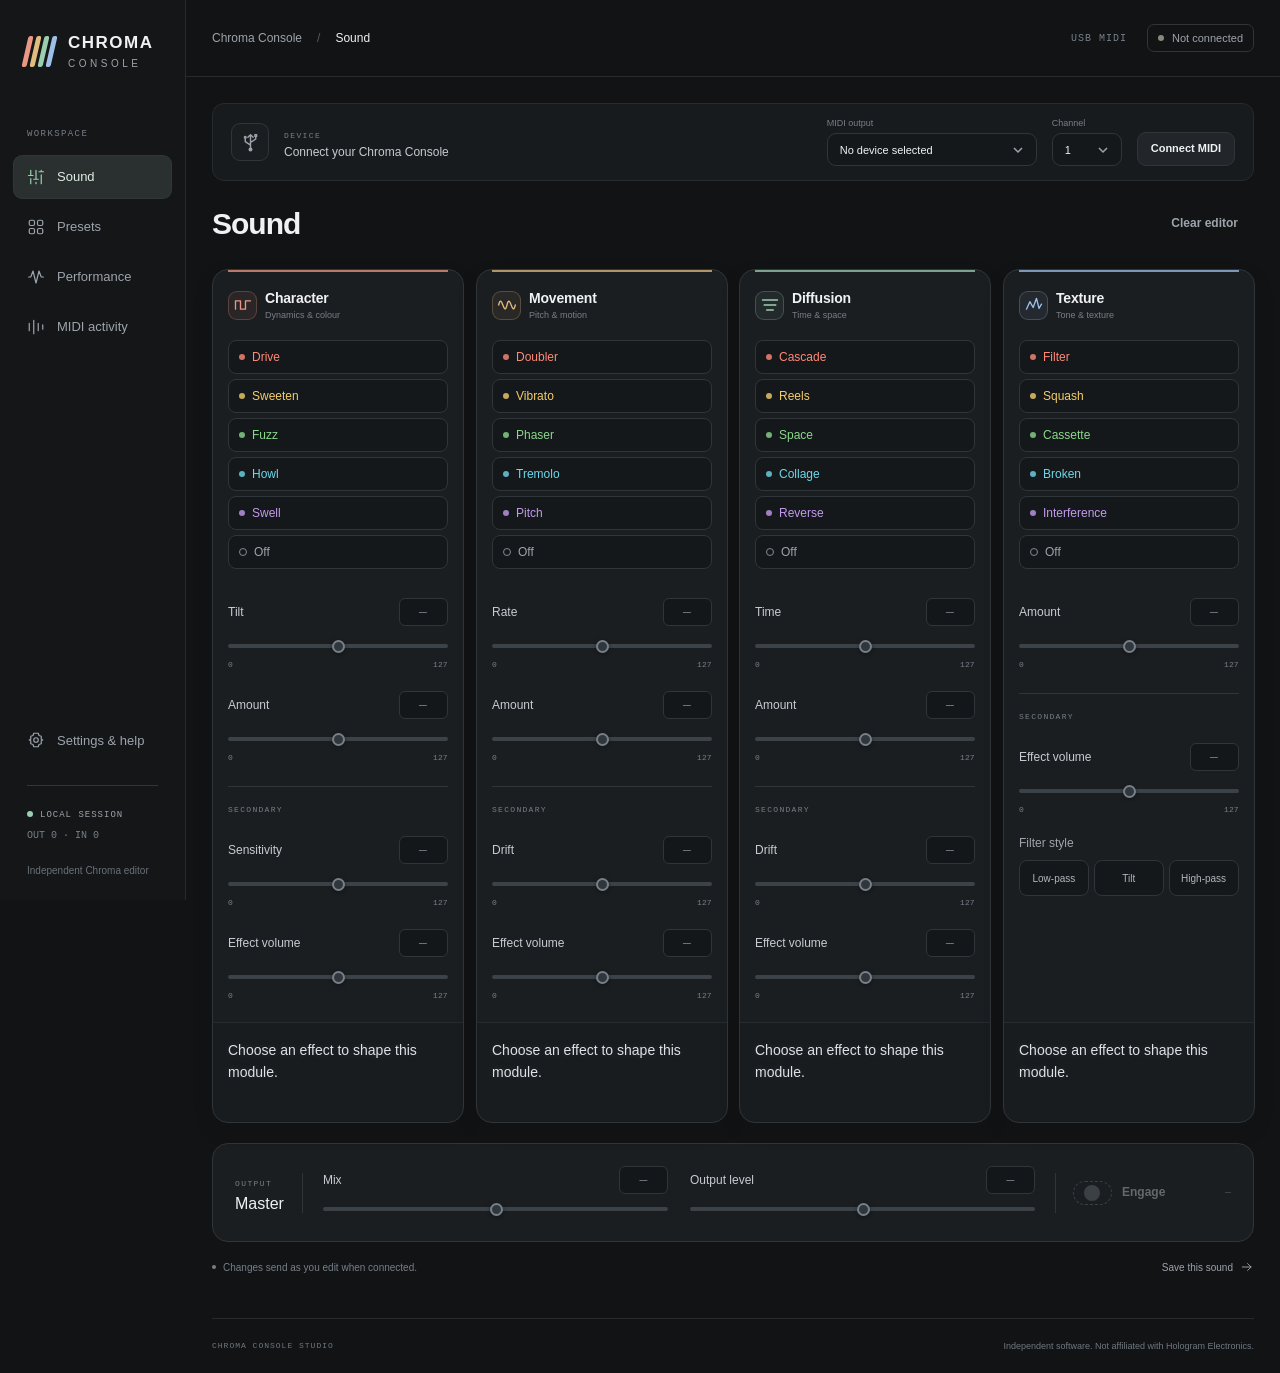
<file: index.html>
<!doctype html>
<html lang="en">
<head>
  <meta charset="utf-8"><meta name="viewport" content="width=device-width, initial-scale=1">
  <meta name="theme-color" content="#111315"><title>Chroma Console · Studio</title>
  <link rel="icon" href="data:image/svg+xml,%3Csvg xmlns='http://www.w3.org/2000/svg' viewBox='0 0 64 64'%3E%3Crect width='64' height='64' rx='16' fill='%23111315'/%3E%3Cpath d='M12 19v26' stroke='%23ed8b78' stroke-width='7'/%3E%3Cpath d='M25 19v26' stroke='%23e4bb72' stroke-width='7'/%3E%3Cpath d='M38 19v26' stroke='%238ec7aa' stroke-width='7'/%3E%3Cpath d='M51 19v26' stroke='%2399b9e4' stroke-width='7'/%3E%3C/svg%3E">
  <link rel="stylesheet" href="style.css"><script type="module" src="app.mjs"></script>
</head>
<body>
<svg class="svg-defs" aria-hidden="true" xmlns="http://www.w3.org/2000/svg"><defs>
  <symbol id="icon-sliders" viewBox="0 0 24 24"><path d="M5 3v7m0 4v7M12 3v12m0 4v2M19 3v2m0 4v12M2 10h6m1 5h6m1-10h6"/></symbol>
  <symbol id="icon-grid" viewBox="0 0 24 24"><rect x="3" y="3" width="7" height="7" rx="2"/><rect x="14" y="3" width="7" height="7" rx="2"/><rect x="3" y="14" width="7" height="7" rx="2"/><rect x="14" y="14" width="7" height="7" rx="2"/></symbol>
  <symbol id="icon-wave" viewBox="0 0 24 24"><path d="M2 12h3l3-8 4 16 4-16 3 8h3"/></symbol>
  <symbol id="icon-activity" viewBox="0 0 24 24"><path d="M3 17V7m6 14V3m6 14V7m6 8V9"/></symbol>
  <symbol id="icon-settings" viewBox="0 0 24 24"><path d="m9 3-1 3-3 1v4l-2 1 2 1v4l3 1 1 3h6l1-3 3-1v-4l2-1-2-1V7l-3-1-1-3Z"/><circle cx="12" cy="12" r="3"/></symbol>
  <symbol id="icon-arrow" viewBox="0 0 24 24"><path d="M4 12h15m-6-6 6 6-6 6"/></symbol>
  <symbol id="icon-usb" viewBox="0 0 24 24"><path d="M12 20V3m-3 3 3-3 3 3M12 15l-6-4V7m6 5 6-4V5"/><circle cx="12" cy="20" r="1.5"/><circle cx="6" cy="6" r="1"/><path d="M17 3h2v2h-2z"/></symbol>
  <symbol id="icon-clock" viewBox="0 0 24 24"><circle cx="12" cy="12" r="9"/><path d="M12 6v6l4 2"/></symbol>
  <symbol id="icon-plus" viewBox="0 0 24 24"><path d="M12 5v14M5 12h14"/></symbol>
</defs></svg>
<a class="skip-link" href="#main">Skip to controls</a>
<div class="app-shell">
  <aside class="sidebar">
    <a class="brand" href="#editor" aria-label="Chroma Console home"><span class="brandmark" aria-hidden="true"><i></i><i></i><i></i><i></i></span><span>CHROMA<small>CONSOLE</small></span></a>
    <div class="sidebar-section-label">WORKSPACE</div>
    <nav class="workspace-nav" aria-label="Editor sections">
      <a class="active" href="#editor" aria-label="Sound" aria-current="page"><svg aria-hidden="true"><use href="#icon-sliders"/></svg><span>Sound</span></a>
      <a href="#presets" aria-label="Presets"><svg aria-hidden="true"><use href="#icon-grid"/></svg><span>Presets</span></a>
      <a href="#performance" aria-label="Performance"><svg aria-hidden="true"><use href="#icon-wave"/></svg><span>Performance</span></a>
      <a href="#activity" aria-label="MIDI activity"><svg aria-hidden="true"><use href="#icon-activity"/></svg><span>MIDI activity</span></a>
    </nav>
    <div class="sidebar-bottom"><a class="settings-link" href="#guide" aria-label="Settings & help"><svg aria-hidden="true"><use href="#icon-settings"/></svg><span>Settings & help</span></a><div class="session-label"><span class="dot"></span>LOCAL SESSION<small id="send-count">OUT 0 · IN 0</small></div><span class="independent">Independent Chroma editor</span></div>
  </aside>
  <div class="app-body">
    <header class="topbar"><div class="breadcrumb">Chroma Console <span>/</span> <strong id="page-label">Sound</strong></div><div class="topbar-right"><span id="app-version" class="app-version" hidden></span><span class="hero-note">USB MIDI</span><span class="connection-pill" id="connection-pill"><span id="status-dot" class="dot"></span><span id="status">Not connected</span></span></div></header>
    <div class="workspace">
      <section class="connection" aria-label="MIDI connection">
        <div class="device-icon"><svg aria-hidden="true"><use href="#icon-usb"/></svg></div>
        <div class="device-info"><span class="micro-label">DEVICE</span><strong id="connection-note">Connect your Chroma Console</strong></div>
        <label class="port-label"><span>MIDI output</span><select id="ports" aria-label="MIDI output"><option value="">No device selected</option></select></label>
        <label class="channel-label"><span>Channel</span><select id="channel" aria-label="MIDI channel"></select></label>
        <button id="connect" class="secondary-button">Connect MIDI</button>
      </section>
      <div id="notice" class="notice" role="status" aria-live="polite" hidden></div>
      <main id="main" tabindex="-1">
        <section id="editor" class="page-panel">
          <div class="section-heading"><div><h1>Sound</h1></div><div class="heading-actions"><button id="apply" class="primary-button" data-live hidden><span id="apply-label">Apply unsent edits</span> <svg aria-hidden="true"><use href="#icon-arrow"/></svg></button><button id="blank" class="quiet-button">Clear editor</button></div></div>
          <div id="modules" class="modules"></div>
          <section class="master-strip" aria-label="Master controls"><div class="master-label"><span class="micro-label">OUTPUT</span><h2>Master</h2></div><div id="master-controls" class="master-controls"></div><div class="bypass-controls"><button id="engage" class="engage-toggle" data-live aria-label="Engage pedal" aria-pressed="mixed" data-state="unknown"><span class="toggle-track" aria-hidden="true"><span></span></span><span>Engage</span><strong id="engage-label">—</strong></button></div></section>
          <div class="canvas-footer"><span><span class="tiny-dot"></span>Changes send as you edit when connected.</span><a href="#presets">Save this sound <svg aria-hidden="true"><use href="#icon-arrow"/></svg></a></div>
        </section>
        <section id="presets" class="page-panel" hidden>
          <div class="section-heading"><div><h1>PRESETS</h1><p>Save on your Mac. Apply to play. Save on the pedal when you want to keep it there.</p></div><span class="subtle-badge">80 pedal slots</span></div>
          <div class="preset-columns">
            <article class="surface"><div class="card-heading"><div class="heading-with-icon"><svg aria-hidden="true"><use href="#icon-grid"/></svg><h2>Pedal presets</h2></div><span class="tag">ON DEVICE</span></div><p class="card-description">4 banks × 20 slots = 80 memories. Select a slot to recall it; this does not save your edits.</p><p class="preset-memory-note">A–D identify the four module buttons. Each bank has <b>five coloured groups of four slots</b>, shown below. In the pedal’s preset menus, the white LED bar marks the position within a group.</p><div id="banks" class="banks" role="group" aria-label="Preset bank"></div><div id="slots" class="slots"></div><div class="slot-footer"><span id="selected-slot">No slot recalled</span><div><button id="previous" data-live aria-label="Recall previous preset">←</button><button id="next" data-live aria-label="Recall next preset">→</button></div></div><button id="show-save-guide" class="quiet-button memory-guide-link">How to save on the pedal ↓</button></article>
            <article class="surface library"><div class="card-heading"><h2>Local library</h2><span id="library-total" class="tag">0 SOUNDS</span></div><p class="card-description">Save editor settings here without using a pedal slot. Load a sound, then choose Apply loaded preset to hear it.</p><input id="library-search" type="search" aria-label="Search local presets" placeholder="Search sounds…"><div id="library-list"></div><button id="undo-remove" class="quiet-button" hidden>Undo removal</button><details class="save-panel" open><summary>Save editor settings on this Mac</summary><label for="preset-name">Name</label><input id="preset-name" maxlength="80" placeholder="Untitled sound"><label for="preset-notes">Notes <span class="muted">optional</span></label><textarea id="preset-notes" rows="2" maxlength="2000" placeholder="Routing, instrument, inspiration…"></textarea><button id="save" class="primary-button wide"><svg aria-hidden="true"><use href="#icon-plus"/></svg>Save on Mac</button></details><div class="library-tools"><button id="export" class="quiet-button">Export library ↓</button><label class="button quiet-button" for="import">Import library ↑</label><input id="import" type="file" accept="application/json,.json" hidden></div><small class="library-limit">Up to 500 sounds per library. Export JSON backups to keep additional collections.</small><details class="inline-details"><summary>What does the library save?</summary><p>It stores the settings known to the editor and an optional starting program. It cannot read a complete sound from the pedal or include recorded audio or Gestures.</p><p>If a sound is based on a user slot, keep that slot unchanged: the app recalls it before applying your saved edits. Unset controls retain the pedal’s settings. An app preset is not a standalone pedal backup.</p></details></article>
          </div>

          <article id="pedal-save-guide" class="surface preset-guide" aria-labelledby="pedal-save-title">
            <div class="card-heading"><h2 id="pedal-save-title">Save the playing sound on Chroma Console</h2><span class="tag">OPTIONAL · ON THE PEDAL</span></div>
            <p>Sending edits changes the sound you hear. To retain it in an internal slot, complete these steps on the pedal.</p>
            <ol class="preset-steps">
              <li><strong>Play the sound you want to keep</strong>Live edits are already sent. For a loaded library preset or unsent edits, use Apply on the Sound page first. Finish any physical adjustments.</li>
              <li><strong>Copy with Movement + Diffusion</strong>Briefly press and release both middle module buttons together (B + C). This copies the active sound and opens the Copy/Save menu. Do this before choosing a destination.</li>
              <li><strong>Choose the destination on the pedal</strong>Turn the Amount knob for bank A / Character, B / Movement, C / Diffusion or D / Texture. Use the footswitches to step left or right. Match the LED colour and white bar to the slot chart above. For example, B14 is Movement bank, blue group, second bar.</li>
              <li><strong>Press Movement + Diffusion again</strong>This replaces the chosen slot with the copied sound. Wait for the teal saving animation to finish and normal operation to return. Browsing may audition existing sounds; the copied sound is what gets saved.</li>
            </ol>
            <p class="guide-cancel"><b>To cancel:</b> hold the right Bypass footswitch. A red animation confirms cancellation and your copied sound returns.</p>
            <p>The published MIDI controls can recall Chroma slots, but cannot save them. <b>Save on Mac</b> only writes to the app library.</p>
            <a class="inline-link" href="https://www.hologramelectronics.com/pages/chroma-console-manual" target="_blank" rel="noreferrer">Official manual · Copy/Save, pages 31–33 ↗</a>
          </article>
        </section>
        <section id="performance" class="page-panel" hidden>
          <div class="section-heading"><div><h1>Performance</h1><p>Tempo, loops and motion.</p></div></div>
          <div class="performance-grid">
            <article class="surface tempo-card"><div class="performance-icon"><svg aria-hidden="true"><use href="#icon-clock"/></svg></div><h2>Tap tempo</h2><p>Tap at least twice to set the tempo.</p><button id="tap" class="tap" data-live><span class="tap-ring" aria-hidden="true"></span><span>TAP</span></button><div id="tap-readout" class="tempo-readout" aria-live="polite"></div><p class="fine">Tap sets tempo. Use your DAW for continuous MIDI clock.</p></article>
            <article class="surface"><div class="performance-icon"><svg aria-hidden="true"><use href="#icon-wave"/></svg></div><h2>Capture</h2><p>Loop a phrase or sustain a moment.</p><div class="transport-controls"><button data-action="82:127" data-live><span class="record-symbol" aria-hidden="true"></span>Record</button><button data-action="82:64" data-live><span aria-hidden="true">▷</span>Play</button><button data-action="82:0" data-live><span aria-hidden="true">□</span>Clear</button></div><label class="field-label">Capture position<select id="capture-route" data-cc="83"><option value="">Select position…</option><option value="0">After effects</option><option value="127">Before effects</option></select></label><small>Clear stops playback and discards the captured audio.</small></article>
            <article class="surface"><div class="performance-icon"><svg aria-hidden="true"><use href="#icon-activity"/></svg></div><h2>Gesture</h2><p>Record movement in your sound.</p><div class="transport-controls"><button data-action="80:127" data-live><span class="record-symbol" aria-hidden="true"></span>Record</button><button data-action="80:0" data-live><span aria-hidden="true">▷</span>Play</button><button data-action="81:0" data-live><span aria-hidden="true">□</span>Erase</button></div><div class="gesture-visual" aria-hidden="true"><svg viewBox="0 0 280 80"><path d="M0 50C30 50 20 18 48 18S70 64 92 64s20-35 44-35 23 23 46 23 24-38 47-38 20 28 51 28"/></svg></div><small>Erase stops and deletes recorded gestures. Recordings stay on the pedal and are not included in local presets.</small></article>
          </div>
          <details class="advanced surface"><summary>Advanced controls <span>Dual bypass, calibration & module bypass</span></summary><div class="advanced-grid"><div><h2>Dual bypass</h2><p>Uses the module group configured on the pedal.</p><div class="button-group wrap"><button data-action="92:0" data-live>Total bypass</button><button data-action="92:48" data-live>Dual bypass</button><button data-action="92:127" data-live>Total engage</button></div></div><div><h2>Input calibration</h2><p>Global headroom setting, remembered by the pedal.</p><label>Headroom<select id="calibration" data-live><option value="">Choose a level…</option><option value="0">Low</option><option value="48">Medium</option><option value="80">High</option><option value="127">Very high</option></select></label><div class="button-group"><button data-action="95:127" data-live>Enter calibration</button><button data-action="95:0" data-live>Exit</button></div></div><div><h2>Module bypass</h2><p>Dedicated bypass requires existing firmware v1.04 or later.</p><label class="check"><input type="checkbox" id="modern-bypass"> Show module bypass controls</label><small>Selecting Off in any effect list works without this option. No firmware checks or updates are performed.</small></div></div></details>
        </section>
        <section id="activity" class="page-panel" hidden>
          <div class="section-heading"><div><h1>MIDI activity</h1><p>Control changes, clearly separated from background clock.</p></div><button id="clear-log" class="quiet-button">Clear log</button></div>
          <div class="activity-stats"><div class="stat-card"><span>Controls sent</span><strong id="sent-total">0</strong><small>Editor → pedal</small></div><div class="stat-card"><span>Controls received</span><strong id="received-total">0</strong><small>Pedal → editor</small></div><div class="stat-card clock-card"><span>Background clock</span><strong id="clock-state">Not detected</strong><small>Excluded from control activity</small></div></div>
          <div class="surface activity-surface"><div class="activity-toolbar"><div class="segmented" role="group" aria-label="Log direction"><button class="selected" data-log-filter="all" aria-pressed="true">All</button><button data-log-filter="out" aria-pressed="false">Sent</button><button data-log-filter="in" aria-pressed="false">Received</button></div><span id="monitor-count">0 control messages</span></div><div class="log-head" aria-hidden="true"><span>TIME</span><span>DIRECTION</span><span>CONTROL</span><span>VALUE</span><span>CHANNEL</span></div><div id="log" aria-label="MIDI control history"><div class="log-empty">No control activity yet.</div></div></div>
          <div class="clock-explanation"><svg aria-hidden="true"><use href="#icon-clock"/></svg><p>Chroma Console sends MIDI clock even when you’re not playing. These timing messages don’t change your sound. The editor listens to them; it does not send a clock stream.</p></div>
          <details id="clock-details" class="surface diagnostics"><summary>Connection diagnostics</summary><div class="diagnostic-row"><span>MIDI input</span><strong id="input-status">Not connected</strong></div><div class="diagnostic-row"><span>Background clock messages received</span><strong id="clock-count">0</strong></div><div class="diagnostic-row"><span>Other / ignored messages</span><strong id="ignored-count">0</strong></div><div class="diagnostic-row"><span>System Exclusive</span><strong>Disabled</strong></div><a href="tests/" target="_blank" rel="noreferrer">Open protocol tests ↗</a></details>
        </section>
        <section id="guide" class="page-panel" hidden>
          <div class="section-heading"><div><h1>Settings & help</h1><p>Your connection, controls and saved sounds.</p></div></div>
          <div class="help-grid"><article class="surface"><h2>Connect your pedal</h2><ol><li>Power Chroma Console normally and connect its USB cable to your Mac.</li><li>Use Chrome or Edge. Select <b>Connect MIDI</b> and allow MIDI access.</li><li>Match the MIDI channel to the pedal. The default is channel 1. Live control starts automatically.</li></ol><p>If it doesn’t respond, check the channel and exit any pedal menus. USB carries MIDI control; sound stays on the pedal’s audio connections.</p><a class="inline-link" href="https://www.hologramelectronics.com/pages/chroma-console-manual" target="_blank" rel="noreferrer">Official Chroma Console manual ↗</a></article><article class="surface"><h2>Editor & pedal state</h2><p>The editor follows supported MIDI messages it receives. Our test confirmed that the pedal’s physical knob movements do not send parameter feedback, so those changes cannot be mirrored here.</p><p>Blank values have not been set or reported. The Engage toggle shows the last commanded or reported state. Preset recall clears values because the pedal does not provide a documented preset readback.</p><p>Moving a control sends that change. Loading a local preset prepares it in the editor; <b>Apply loaded preset</b> applies its saved settings. The Apply button appears only when there are unsent settings; live edits need no extra step.</p></article><article class="surface"><h2>About local presets</h2><p>A local preset contains parameter overrides, optionally based on one of your 80 pedal slots. It is not a complete backup of the pedal.</p><p>Bypass, tempo, calibration, captured audio and Gesture data are excluded. Select Off in an effect list to save a module as off. Configure module order, expression mapping and dual-bypass assignment on the pedal.</p><p>Presets are stored in this browser. Export your library to keep a backup.</p></article><article class="surface"><h2>Device access</h2><p>The editor sends only documented control-change and preset-selection messages. SysEx is disabled. No bootloader, reset, updater or firmware controls are included.</p><p>The app uses no accounts, analytics or cloud storage.</p><p>In the pedal’s default interface mode, USB MIDI is forwarded to DIN MIDI OUT. Connected devices can respond on the same channel.</p><span class="subtle-badge">Local · USB MIDI · No firmware access</span></article></div>
        </section>
        <details id="simulator-input" class="surface simulator-panel" hidden><summary>Simulator · no hardware access</summary><div class="simulator-fields"><label>Message<select id="sim-type"><option value="cc">Control change</option><option value="program">Preset change</option><option value="clock">Clock</option></select></label><label>Channel<input id="sim-channel" type="number" min="1" max="16" value="1"></label><label>CC or preset<input id="sim-number" type="number" min="0" max="127" value="64"></label><label>Value<input id="sim-value" type="number" min="0" max="127" value="96"></label><button id="sim-receive">Receive message</button><button id="sim-clock-burst">Receive 240 clock ticks</button><button id="sim-disconnect">Disconnect</button><button id="sim-reconnect">Reconnect</button></div></details>
      </main>
      <footer><span>CHROMA CONSOLE STUDIO</span><span>Independent software. Not affiliated with Hologram Electronics.</span></footer>
    </div>
  </div>
</div>
<div id="toast" role="status" aria-live="polite"></div>
</body></html>
</file>
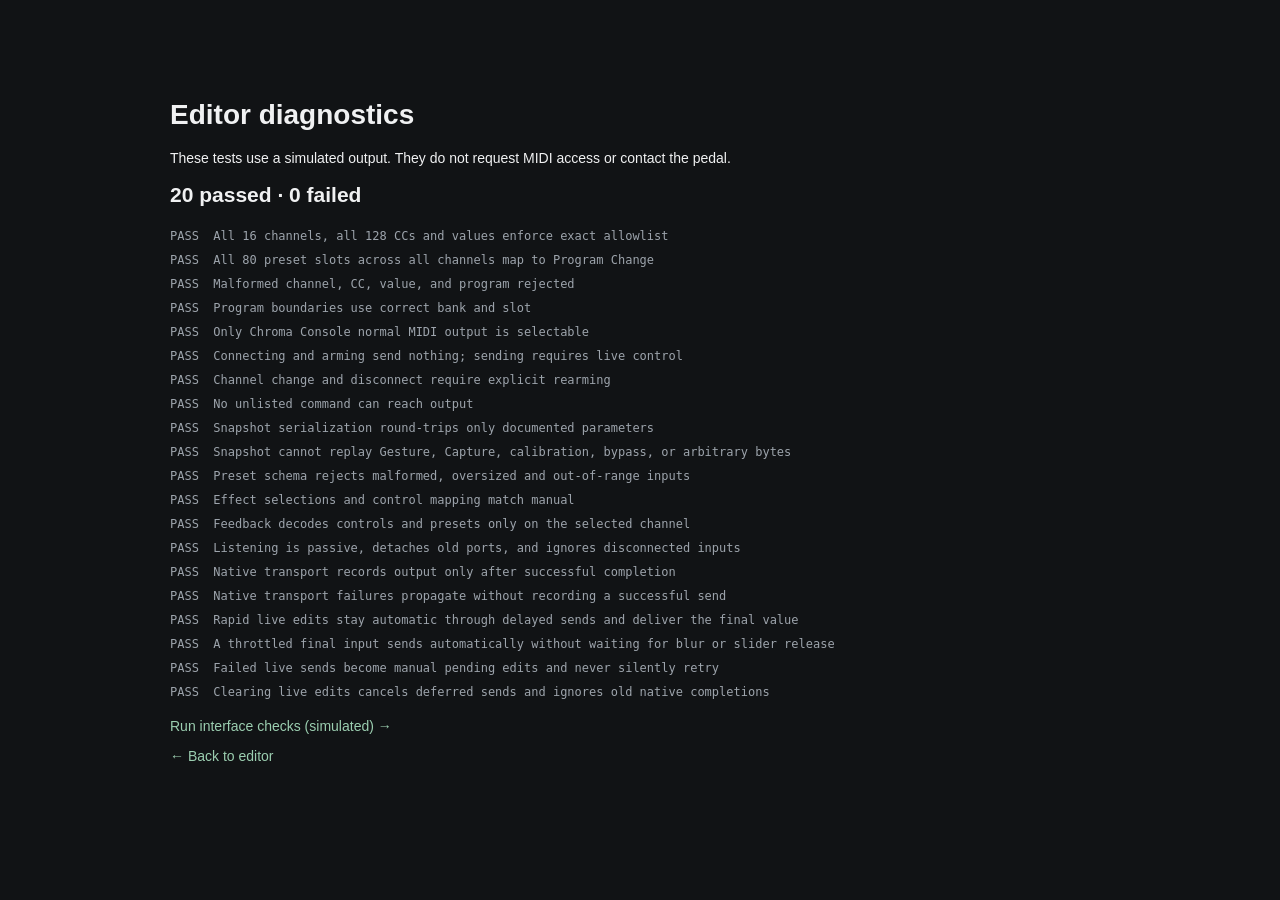
<file: tests/index.html>
<!doctype html><html lang="en"><head><meta charset="utf-8"><meta name="viewport" content="width=device-width, initial-scale=1"><title>Chroma Editor · Diagnostics</title><link rel="stylesheet" href="../style.css"><script type="module" src="tests.mjs"></script></head><body><main class="shell"><h1>Editor diagnostics</h1><p>These tests use a simulated output. They do not request MIDI access or contact the pedal.</p><h2 id="result">Running…</h2><pre id="results"></pre><p><a href="../index.html?demo=1&test=ui">Run interface checks (simulated) →</a></p><p><a href="../">← Back to editor</a></p></main></body></html>
</file>
<file: style.css>
:root{color-scheme:dark;--bg:#111315;--sidebar:#141618;--surface:#1b1e21;--surface-raised:#22262a;--surface-hover:#2a2e33;--input:#15181b;--ink:#f0f1f2;--muted:#9da4ac;--faint:#777f88;--line:#30353a;--line-soft:#262b30;--red:#ec9785;--yellow:#e1bc7d;--green:#9bceb0;--blue:#9ebfe8;--accent:#c6e0ce;--radius:16px;--mono:ui-monospace,SFMono-Regular,Menlo,Consolas,monospace;font-family:Inter,-apple-system,BlinkMacSystemFont,"Segoe UI",sans-serif;font-size:14px;color:var(--ink);background:var(--bg);font-synthesis:none;-webkit-font-smoothing:antialiased}
*{box-sizing:border-box}body{margin:0}button,input,select,textarea{font:inherit}a{color:inherit;text-decoration:none}a:hover{color:white}button,.button{appearance:none;display:inline-flex;align-items:center;justify-content:center;gap:8px;min-height:40px;padding:10px 15px;font-size:12px;font-weight:550;line-height:1.25;color:var(--ink);border:1px solid var(--line);border-radius:9px;background:var(--surface-raised);cursor:pointer;transition:background .15s,border-color .15s,box-shadow .15s}button:hover,.button:hover{background:var(--surface-hover);border-color:#555d65}button:active,.button:active{transform:translateY(1px)}button:disabled{opacity:.35;cursor:not-allowed;transform:none}button:disabled:hover{background:var(--surface-raised);border-color:var(--line)}button svg,.button svg{width:17px;height:17px}button:focus-visible,a:focus-visible,input:focus-visible,select:focus-visible,textarea:focus-visible,summary:focus-visible{outline:2px solid var(--blue);outline-offset:4px}svg{fill:none;stroke:currentColor;stroke-width:1.6;stroke-linecap:round;stroke-linejoin:round;flex-shrink:0}.svg-defs{position:absolute;width:0;height:0;overflow:hidden}.skip-link{position:fixed;top:-60px;left:16px;background:var(--ink);color:var(--bg);padding:12px;z-index:99}.skip-link:focus{top:16px}[hidden]{display:none!important}input,select,textarea{color:var(--ink);background:var(--input);border:1px solid var(--line);border-radius:9px;padding:11px 12px;max-width:100%;font-size:13px}input::placeholder,textarea::placeholder{color:var(--faint);opacity:1}select{width:100%;appearance:none;padding-right:34px;background-image:url("data:image/svg+xml,%3Csvg xmlns='http://www.w3.org/2000/svg' width='16' height='16' fill='none' stroke='%239da4ac' stroke-width='1.5'%3E%3Cpath d='m4 6 4 4 4-4'/%3E%3C/svg%3E");background-position:right 10px center;background-repeat:no-repeat}label{display:block;font-size:12px;color:var(--muted)}textarea{resize:vertical}input[type=checkbox]{accent-color:var(--green)}.primary-button{background:var(--accent);color:#15271a;border-color:var(--accent);font-weight:650;box-shadow:0 2px 8px #0002}.primary-button:hover{background:#d9eddd;border-color:#d9eddd}.primary-button:disabled,.primary-button:disabled:hover{background:var(--accent);border-color:var(--accent);color:#15271a}.secondary-button{background:var(--surface-raised)}.quiet-button{background:transparent;border-color:transparent;color:var(--muted)}.quiet-button:hover{background:var(--surface-raised);border-color:transparent;color:var(--ink)}.wide{width:100%}.muted{color:var(--faint)}.dot{display:inline-block;width:6px;height:6px;flex-shrink:0;border-radius:50%;background:var(--faint)}.micro-label,.sidebar-section-label{font:10px/1.5 var(--mono);letter-spacing:1.4px;color:var(--faint)}.app-shell{min-height:100vh;display:grid;grid-template-columns:216px minmax(0,1fr)}.sidebar{position:sticky;top:0;height:100vh;padding:33px 18px 24px;display:flex;flex-direction:column;background:var(--sidebar);border-right:1px solid var(--line-soft);z-index:20}.brand{display:flex;align-items:center;gap:14px;padding:0 12px}.brand>span:last-child{font-size:17px;font-weight:750;letter-spacing:1.5px;line-height:1.2}.brand small{display:block;font-size:10px;letter-spacing:3.5px;font-weight:450;margin-top:5px;color:var(--muted)}.brandmark{display:flex;gap:3px;transform:skew(-13deg)}.brandmark i{width:5px;height:31px;background:var(--red);border-radius:2px}.brandmark i:nth-child(2){background:var(--yellow)}.brandmark i:nth-child(3){background:var(--green)}.brandmark i:nth-child(4){background:var(--blue)}.sidebar-section-label{margin:58px 14px 13px;font-size:9px}.workspace-nav{display:flex;flex-direction:column;gap:6px}.workspace-nav a,.settings-link{display:flex;align-items:center;gap:12px;padding:13px 14px;border-radius:9px;color:var(--muted);font-size:13px;font-weight:500;transition:background .15s,color .15s}.workspace-nav svg,.settings-link svg{width:18px;height:18px}.workspace-nav a:hover,.settings-link:hover{color:var(--ink);background:#ffffff05}.workspace-nav a.active,.settings-link.active{background:#2a3030;color:#dfede2;box-shadow:inset 0 0 0 1px #c6e0ce0a}.workspace-nav a.active svg{color:var(--green)}.sidebar-bottom{margin-top:auto}.session-label{margin:23px 14px 0;padding-top:24px;border-top:1px solid var(--line);font:9px var(--mono);letter-spacing:1px;color:var(--muted)}.session-label .dot{background:var(--green);margin-right:7px}.session-label small{display:block;color:var(--faint);font-size:10px;margin-top:10px;letter-spacing:0}.independent{display:block;margin:24px 14px 0;color:#697179;font-size:10px}.app-body{min-width:0}.topbar{height:77px;padding:0 42px;display:flex;justify-content:space-between;align-items:center;border-bottom:1px solid var(--line-soft)}.breadcrumb{display:flex;align-items:center;gap:15px;font-size:12px;color:var(--muted)}.breadcrumb span{color:#535c64}.breadcrumb strong{color:var(--ink);font-weight:500}.topbar-right{display:flex;gap:20px;align-items:center}.hero-note{font:10px var(--mono);letter-spacing:1px;color:var(--faint)}.connection-pill{display:flex;align-items:center;gap:8px;padding:7px 10px;border:1px solid var(--line);border-radius:7px;font-size:11px;color:var(--muted)}.connection-pill.connected{background:#8ace9b0a;color:var(--green);border-color:#8ace9b24}.workspace{max-width:1520px;margin:0 auto;padding:26px 42px 0}.connection{display:flex;align-items:center;gap:15px;padding:14px 18px;border:1px solid var(--line-soft);border-radius:12px;background:#181b1e}.device-icon{width:38px;height:38px;border-radius:9px;display:grid;place-items:center;border:1px solid var(--line);color:var(--muted);background:var(--surface)}.device-icon svg{width:21px;height:21px}.device-info{flex:1;min-width:145px}.device-info .micro-label{font-size:8px}.device-info strong{display:block;margin-top:3px;font-weight:450;font-size:12px;color:#c6cbd0}.connection label>span{display:block;color:var(--faint);font-size:9px;margin-bottom:5px}.connection select{font-size:11px;min-height:33px;padding-top:8px;padding-bottom:8px}.port-label{width:240px}.channel-label{width:70px}.connection button{margin-top:13px;min-height:34px;padding:8px 13px;font-size:11px}.notice{font-size:11px;color:var(--faint);line-height:1.5;min-height:34px;padding:10px 2px 6px}.notice.error{color:var(--red)}main:focus{outline:none}.page-panel{animation:appear .15s ease-out}.section-heading{display:flex;justify-content:space-between;align-items:center;gap:20px;margin:22px 0 26px}.section-heading h1{font-size:30px;line-height:1.1;letter-spacing:-1px;font-weight:550;margin:0}.section-heading p{font-size:12px;color:var(--muted);margin:10px 0 0}.heading-actions{display:flex;align-items:center;gap:12px}.subtle-badge,.tag{display:inline-flex;font:9px var(--mono);line-height:1.5;letter-spacing:.7px;color:var(--muted);border:1px solid var(--line);border-radius:6px;padding:6px 9px;white-space:nowrap}.modules{display:grid;grid-template-columns:repeat(4,minmax(0,1fr));gap:16px}.module{--accent:var(--red);position:relative;display:flex;flex-direction:column;background:var(--surface);border:1px solid var(--line);border-radius:var(--radius);padding:22px 22px 0;overflow:hidden;box-shadow:0 8px 24px #00000012}.module::before{content:"";position:absolute;left:22px;right:22px;top:0;height:2px;background:var(--accent);opacity:.75}.module.movement{--accent:var(--yellow)}.module.diffusion{--accent:var(--green)}.module.texture{--accent:var(--blue)}.module-heading{display:flex;align-items:center;gap:10px;margin-bottom:20px}.module-icon{width:33px;height:33px;border:1px solid color-mix(in srgb,var(--accent) 25%,transparent);background:color-mix(in srgb,var(--accent) 7%,transparent);border-radius:9px;color:var(--accent);display:grid;place-items:center}.module-icon svg{width:20px;height:20px}.module-heading h2{font-size:16px;margin:0;font-weight:550;letter-spacing:-.2px}.module-heading small{display:block;font-size:10px;color:var(--faint);margin-top:4px}.effect-select option{color:var(--ink);background:var(--input)}.control{margin-top:22px;min-width:0}.control-head{display:flex;align-items:center;justify-content:space-between;gap:10px;margin-bottom:10px}.control-head label{font-size:12px;color:#c6ccd2}.control-head input{font:13px var(--mono);width:49px;min-height:28px;text-align:center;padding:5px 3px;border:1px solid var(--line);border-radius:6px;background:#141719;color:var(--accent,var(--ink))}.control-head input::-webkit-inner-spin-button{appearance:none}.control input[type=range]{appearance:none;display:block;width:100%;height:20px;padding:0;border:0;cursor:pointer;margin:0;background:transparent;--track:linear-gradient(to right,var(--accent,var(--green)) 0%,var(--accent,var(--green)) var(--progress,50%),#3b4248 var(--progress,50%),#3b4248 100%)}.control input[type=range]::-webkit-slider-runnable-track{height:4px;background:var(--track);border-radius:8px}.control input[type=range]::-webkit-slider-thumb{appearance:none;width:13px;height:13px;border:2px solid var(--accent,var(--green));border-radius:50%;background:#1b2221;margin-top:-4.5px;box-shadow:0 1px 4px #0006}.control input[type=range]:hover::-webkit-slider-thumb{background:var(--accent,var(--green));box-shadow:0 0 0 4px color-mix(in srgb,var(--accent,var(--green)) 15%,transparent)}.control input[type=range]::-moz-range-track{height:4px;background:var(--track);border-radius:8px}.control input[type=range]::-moz-range-thumb{width:11px;height:11px;border:2px solid var(--accent,var(--green));border-radius:50%;background:#1b2221}.control.unknown input[type=range]{--track:#3b4248}.control.unknown input[type=range]::-webkit-slider-thumb{border-color:#778089;background:#30373c}.control-meta{display:flex;justify-content:space-between;font:8px var(--mono);color:var(--faint);margin-top:4px}.secondary-divider{border-top:1px solid var(--line);margin-top:24px;padding-top:18px;font:8px var(--mono);letter-spacing:1.3px;color:var(--faint)}.module-hint{font-size:14px;line-height:1.6;font-weight:450;color:#dce2e8;text-shadow:0 0 9px #dae5f226;min-height:100px;margin:22px -22px 0;padding:16px 22px;background:#00000012;border-top:1px solid var(--line-soft)}.module-bypass{display:flex;gap:6px;margin:0 -22px;padding:12px 22px;background:#00000012}.module-bypass button{font-size:10px;padding:7px;min-height:30px;flex:1}.module-bypass button.selected{border-color:var(--accent);color:var(--accent)}.module.texture .module-hint{margin-top:auto}.module.texture>label.control{margin-bottom:22px}.module.texture>label.control select{font-size:11px}.master-strip{display:flex;align-items:center;gap:28px;margin-top:20px;padding:23px 26px;background:var(--surface);border:1px solid var(--line);border-radius:var(--radius)}.master-label{padding-right:22px;border-right:1px solid var(--line)}.master-label h2{font-size:16px;font-weight:500;margin:5px 0 0}.master-label .micro-label{font-size:8px}.master-controls{display:flex;gap:35px;flex:1}.master-controls .control{margin:0;flex:1}.master-controls .control-meta{display:none}.master-controls .control-head{margin-bottom:5px}.bypass-controls{border-left:1px solid var(--line);padding-left:26px;margin-left:10px}.engage-toggle{display:flex;gap:11px;width:157px;border:0;background:transparent;padding:8px 0;min-height:40px}.engage-toggle:hover{background:transparent}.toggle-track{width:37px;height:22px;border-radius:20px;background:#454d55;position:relative;transition:background .15s;flex-shrink:0}.toggle-track span{position:absolute;top:3px;left:3px;width:16px;height:16px;border-radius:50%;background:#d8dde0;transition:transform .15s}.engage-toggle strong{margin-left:auto;font:10px var(--mono);color:var(--muted)}.engage-toggle[data-state=on] .toggle-track{background:var(--green)}.engage-toggle[data-state=on] .toggle-track span{transform:translateX(15px);background:#1a3023}.engage-toggle[data-state=on] strong{color:var(--green)}.engage-toggle[data-state=unknown] .toggle-track{background:transparent;outline:1px dashed var(--faint)}.engage-toggle[data-state=unknown] .toggle-track span{background:var(--faint);transform:translateX(7px)}.canvas-footer{display:flex;justify-content:space-between;align-items:center;margin-top:18px;font-size:10px;color:var(--faint)}.canvas-footer>span{display:flex;align-items:center;gap:7px}.tiny-dot{width:4px;height:4px;border-radius:50%;background:var(--faint)}.canvas-footer a{color:var(--muted);display:flex;align-items:center;gap:7px}.canvas-footer svg{width:14px;height:14px}.surface{padding:26px;background:var(--surface);border:1px solid var(--line);border-radius:var(--radius)}.surface h2{font-size:17px;font-weight:550;letter-spacing:-.25px;margin:0}.surface p{font-size:12px;line-height:1.75;color:var(--muted);margin:12px 0 18px}.surface small{font-size:10px;line-height:1.7;color:var(--faint)}.card-heading{display:flex;justify-content:space-between;align-items:center;gap:16px}.heading-with-icon{display:flex;gap:10px;align-items:center}.heading-with-icon svg{width:19px;height:19px;color:var(--muted)}.surface p.card-description{font-size:11px;margin:12px 0 24px}.preset-columns{display:grid;grid-template-columns:1.05fr 1fr;gap:22px;align-items:start}.banks{display:flex;gap:4px;background:var(--input);padding:4px;border:1px solid var(--line);border-radius:10px}.banks button{flex:1;border:1px solid transparent;background:transparent;color:var(--muted);font:10px var(--mono);min-height:34px}.banks button.selected{background:var(--surface-hover);border-color:#444d53;color:var(--ink)}.slots{display:grid;grid-template-columns:repeat(5,1fr);gap:9px;margin-top:19px}.slots button{min-height:63px;background:#22262a;font:14px var(--mono);color:#b2bbc4;border-color:var(--line)}.slots button:hover{background:#30373d;color:var(--ink)}.slots button.selected{background:#2c3a30;border-color:#81a88e;color:#cce5d2;box-shadow:inset 0 0 0 1px #81a88e20}.slot-footer{display:flex;justify-content:space-between;align-items:center;margin:18px 0 24px;font:10px var(--mono);color:var(--muted)}.slot-footer>div{display:flex;gap:6px}.slot-footer button{min-height:30px;width:34px;padding:5px}.inline-details{border-top:1px solid var(--line);padding-top:16px}summary{cursor:pointer;font-size:12px;font-weight:550;line-height:1.6;color:#c8cdd3;list-style:none;display:flex;align-items:center;gap:12px}summary::-webkit-details-marker{display:none}summary::after{content:'+';font-size:17px;font-weight:400;color:var(--faint);margin-left:auto}details[open]>summary::after{content:'−'}details p:last-child{margin-bottom:0}.library>input[type=search]{width:100%;margin-bottom:6px;background:var(--input)}#library-list{max-height:290px;overflow:auto}.library-empty{padding:32px 12px;text-align:center;color:var(--faint);font-size:12px;border:1px dashed var(--line);border-radius:10px;margin:12px 0}.library-item{display:flex;align-items:center;gap:9px;padding:16px 0;border-bottom:1px solid var(--line-soft)}.library-item>div{flex:1;min-width:0}.library-item strong{font-size:12px;font-weight:500;display:block;overflow-wrap:anywhere}.library-item small{display:block;font-size:10px;margin-top:6px;color:var(--faint)}.library-item button{min-height:30px;padding:7px 12px;font-size:11px}.library-item .remove{min-height:29px;width:25px;padding:0;color:var(--faint);border-color:transparent;background:transparent;font-size:18px}.library-item .remove:hover{color:var(--red);background:#ec978512}.save-panel{margin-top:22px;padding:19px;border:1px solid var(--line);border-radius:10px;background:#15181b}.save-panel label{margin-top:17px;margin-bottom:7px;font-size:11px}.save-panel label .muted{font-size:10px;margin-left:5px}.save-panel input,.save-panel textarea{width:100%;background:var(--surface)}.save-panel .primary-button{margin-top:16px}.library-tools{display:flex;gap:14px;margin:17px 0 6px}.library-tools .button{font-size:10px;padding:6px 0;min-height:30px}.performance-grid{display:grid;grid-template-columns:repeat(3,minmax(0,1fr));gap:20px}.performance-grid>.surface{min-height:336px}.performance-icon{color:var(--muted);margin-bottom:23px}.performance-icon svg{width:25px;height:25px}.performance-grid p{margin-top:10px;font-size:11px}.performance-grid h2{font-size:20px}.transport-controls{display:flex;gap:7px;margin-top:32px}.transport-controls button{flex:1;font-size:11px;padding:9px 7px;min-height:42px}.transport-controls button>span{font-size:18px;color:var(--muted)}.record-symbol{display:block;width:8px;height:8px;border-radius:50%;background:var(--red);margin-right:2px}.field-label{margin-top:34px}.field-label select{margin-top:9px}.performance-grid small{display:block;margin-top:16px}.tap{width:100%;height:84px;margin-top:23px;position:relative;border:1px solid #52605c;background:#28332d;font:16px var(--mono);letter-spacing:3px;color:var(--green);border-radius:12px}.tap:hover{background:#344239;border-color:var(--green)}.tap:active{background:#465e4e;transform:none}.tap-ring{position:absolute;inset:7px;border:1px solid #c6e0ce13;border-radius:7px;pointer-events:none}.tempo-readout{font:13px var(--mono);color:var(--green);margin-top:14px;min-height:16px}.tempo-readout:empty{display:none}.surface p.fine{font-size:10px;margin-top:18px;color:var(--faint)}.gesture-visual{height:81px;margin:20px 0 0;overflow:hidden;background:repeating-linear-gradient(0deg,transparent 0 19px,#a7b1bb08 19px 20px)}.gesture-visual svg{width:100%;height:100%;color:#748c9c;stroke-width:1.2}.advanced{margin-top:24px;padding:21px 26px}.advanced summary>span{font-weight:400;color:var(--faint);font-size:11px}.advanced-grid{display:grid;grid-template-columns:repeat(3,1fr);gap:36px;margin-top:30px}.advanced-grid h2{font-size:15px}.advanced-grid p{font-size:11px}.advanced-grid select{margin:8px 0 12px}.button-group{display:flex;gap:7px}.button-group.wrap{flex-wrap:wrap}.button-group button{font-size:10px;padding:9px;min-height:34px}.check{display:flex;align-items:center;gap:9px;line-height:1.7;margin-bottom:11px}.check input{margin:0}.activity-stats{display:grid;grid-template-columns:1fr 1fr 1.2fr;gap:18px;margin-bottom:22px}.stat-card{background:var(--surface);border:1px solid var(--line);padding:23px 25px;border-radius:14px}.stat-card>span{font-size:11px;color:var(--muted)}.stat-card strong{display:block;font:32px var(--mono);letter-spacing:-1px;margin:15px 0 10px}.stat-card small{font-size:10px;color:var(--faint)}.clock-card strong{font:19px var(--mono);letter-spacing:-.6px;margin-top:23px;margin-bottom:15px;color:var(--muted)}.clock-card strong.active{color:var(--green)}.activity-surface{padding:0;overflow:hidden}.activity-toolbar{display:flex;align-items:center;justify-content:space-between;padding:16px 22px;border-bottom:1px solid var(--line)}.segmented{display:flex;gap:4px}.segmented button{font-size:11px;background:transparent;color:var(--muted);border-color:transparent;padding:7px 13px;min-height:32px}.segmented button.selected{color:var(--ink);background:var(--surface-hover);border-color:var(--line)}#monitor-count{font:10px var(--mono);color:var(--faint)}.log-head,.log-row{display:grid;grid-template-columns:105px 95px minmax(180px,1fr) 75px 80px;align-items:center;gap:15px;padding:13px 24px}.log-head{font:8px var(--mono);color:var(--faint);letter-spacing:.8px;background:#15181b}.log-row{font-size:11px;border-top:1px solid var(--line-soft);min-height:47px}.log-row>span:first-child,.log-row>span:nth-last-child(-n+2){font:10px var(--mono);color:var(--muted)}.log-row>span:last-child{color:var(--faint)}.log-direction{font:9px var(--mono);color:var(--green);font-weight:500}.log-direction.in{color:var(--blue)}.log-name small{color:var(--faint);font:9px var(--mono);margin-left:9px}.log-empty{padding:68px 24px;color:var(--faint);font-size:12px;text-align:center}#log{max-height:390px;min-height:170px;overflow:auto}.clock-explanation{display:flex;gap:12px;align-items:flex-start;padding:20px 5px;color:var(--faint)}.clock-explanation svg{width:17px;height:17px;margin-top:2px}.clock-explanation p{font-size:11px;line-height:1.7;margin:0;max-width:750px}.diagnostics{background:transparent;padding:20px 24px}.diagnostic-row{display:flex;justify-content:space-between;gap:20px;padding:13px 0;border-bottom:1px solid var(--line-soft);font-size:11px;color:var(--muted)}.diagnostic-row:first-of-type{margin-top:17px}.diagnostic-row strong{font:11px var(--mono);text-align:right;color:#bdc5cd}.diagnostics a{display:inline-block;font-size:11px;color:var(--muted);margin-top:18px}.help-grid{display:grid;grid-template-columns:1fr 1fr;gap:22px}.help-grid h2{margin-bottom:18px}.help-grid ol{padding-left:19px;font-size:12px;line-height:1.8;color:var(--muted)}.help-grid li{padding-left:6px;margin:10px 0}.inline-link{font-size:12px;color:var(--green);display:inline-block;margin-top:8px}footer{display:flex;justify-content:space-between;gap:20px;color:#6f7880;font-size:9px;border-top:1px solid var(--line-soft);padding:22px 0;margin-top:44px}footer>span:first-child{font:8px var(--mono);letter-spacing:1px}#toast{position:fixed;bottom:26px;left:calc(50% + 108px);transform:translate(-50%,8px);padding:13px 21px;background:#313a34;border:1px solid #728a7b;color:#e5efe8;border-radius:11px;box-shadow:0 10px 40px #0006;font-size:12px;line-height:1.6;max-width:min(560px,90vw);z-index:90;opacity:0;pointer-events:none;transition:opacity .2s,transform .2s}#toast.show{opacity:1;transform:translate(-50%,0)}.simulator-panel{margin-top:24px;border-color:var(--yellow)}.simulator-fields{display:flex;gap:14px;align-items:end;flex-wrap:wrap;margin-top:18px}.simulator-fields input{display:block;width:88px;margin-top:6px}.simulator-fields select{margin-top:6px}.simulator-fields button{font-size:10px}.shell{max-width:1000px;margin:50px auto;padding:30px}.shell pre{font:12px/2 var(--mono);white-space:pre-wrap;color:var(--muted)}.shell a{color:var(--green)}@keyframes appear{from{transform:translateY(3px)}to{transform:none}}
@media(min-width:1800px){.workspace{padding-top:38px}.section-heading{margin-top:30px;margin-bottom:30px}.module{padding-top:27px}.module-heading{margin-bottom:23px}.control{margin-top:27px}.module-hint{margin-top:27px}.master-strip{margin-top:24px}}
@media(max-width:1350px){.app-shell{grid-template-columns:186px minmax(0,1fr)}.sidebar{padding-left:13px;padding-right:13px}.workspace{padding-left:26px;padding-right:26px}.topbar{padding:0 26px}.modules{gap:12px}.module{padding:20px 15px 0}.module::before{left:15px;right:15px}.module-heading{gap:8px}.module-heading h2{font-size:14px}.module-icon{width:29px;height:29px}.module-heading small{font-size:9px}.module-hint{margin-left:-15px;margin-right:-15px;padding-left:15px;padding-right:15px;}.module-bypass{margin-left:-15px;margin-right:-15px;padding:10px 15px}.master-strip{gap:20px;padding:22px}.master-label{padding-right:18px}.bypass-controls{padding-left:18px;margin-left:0}.master-controls{gap:22px}.port-label{width:210px}.surface{padding:22px}.transport-controls{gap:5px}.transport-controls button{font-size:10px;padding:8px 6px;gap:5px}.activity-surface{padding:0}#toast{left:calc(50% + 93px)}}
@media(max-width:1100px){.app-shell{grid-template-columns:76px minmax(0,1fr)}.sidebar{padding:28px 12px 18px;align-items:center}.brand{padding:0}.brand>span:last-child,.sidebar-section-label,.workspace-nav a span,.settings-link span,.session-label,.independent{display:none}.workspace-nav{margin-top:49px;width:100%}.workspace-nav a,.settings-link{padding:14px;justify-content:center}.workspace-nav svg,.settings-link svg{width:20px;height:20px}.sidebar-bottom{width:100%}.connection{gap:12px}.device-info{min-width:90px}.device-info strong{font-size:11px}.port-label{width:190px}.module-heading small{display:none}.module-heading{gap:7px}.module-icon{width:25px;height:25px;border:0;background:transparent}.module-icon svg{width:21px}.modules{gap:10px}.module{padding:18px 13px 0}.module-hint{margin-left:-13px;margin-right:-13px;padding:16px 13px;}.control-head label{font-size:11px}.control-head input{font-size:12px;width:42px}.module-bypass{margin-left:-13px;margin-right:-13px;padding:10px 13px}.master-label{display:none}.master-strip{gap:20px}.master-controls{gap:24px}.bypass-controls{padding-left:20px}.performance-grid{gap:14px}.performance-grid>.surface{padding:20px 17px}.advanced-grid{gap:23px}.log-head,.log-row{grid-template-columns:85px 75px minmax(140px,1fr) 50px 55px;gap:10px;padding-left:19px;padding-right:19px}.topbar-right{gap:14px}#toast{left:calc(50% + 38px)}}
@media(max-width:860px){.modules{grid-template-columns:repeat(2,minmax(0,1fr));gap:16px}.module{padding:22px 22px 0}.module-heading h2{font-size:17px}.module-heading small{display:block}.module-icon{width:33px;height:33px;background:color-mix(in srgb,var(--accent) 7%,transparent);border:1px solid color-mix(in srgb,var(--accent) 20%,transparent)}.module-heading{gap:12px}.module-hint{margin:24px -22px 0;padding:16px 22px;}.module-bypass{margin:0 -22px;padding:12px 22px}.control-head label{font-size:12px}.device-icon{display:none}.port-label{width:200px}.device-info strong{max-width:150px;overflow:hidden;text-overflow:ellipsis;white-space:nowrap}.connection{padding:12px}.performance-grid{grid-template-columns:1fr}.performance-grid>.surface{min-height:auto;padding:26px}.performance-icon{margin-bottom:15px}.tap{max-width:360px}.transport-controls{max-width:420px;margin-top:22px}.transport-controls button{font-size:12px}.performance-grid .field-label{max-width:420px}.gesture-visual{max-width:400px}.advanced-grid{grid-template-columns:1fr;gap:30px}.advanced summary>span{display:none}.preset-columns{grid-template-columns:1fr}.slots button{min-height:66px}.activity-stats{gap:10px}.stat-card{padding:18px}.clock-card strong{font-size:14px;line-height:1.7}.stat-card small{font-size:9px}.help-grid{grid-template-columns:1fr}.topbar-right .hero-note{display:none}.master-strip{flex-wrap:wrap}.master-controls{flex-basis:65%}.bypass-controls{border-left:0;padding-left:0;flex-basis:100%;border-top:1px solid var(--line);padding-top:12px}.engage-toggle{width:100%;justify-content:flex-start}.engage-toggle strong{margin-left:0}.breadcrumb{gap:9px}.connection-pill{font-size:10px}.control-meta{font-size:9px}}
@media(max-width:600px){.app-shell{display:block}.sidebar{position:sticky;top:0;height:auto;width:100%;padding:11px 14px;flex-direction:row;border-right:0;border-bottom:1px solid var(--line);gap:12px;backdrop-filter:blur(18px);background:#141618f2}.brandmark{gap:2px}.brandmark i{height:23px;width:4px}.workspace-nav{margin:0;flex-direction:row;justify-content:flex-end;gap:4px;flex:1;width:auto}.workspace-nav a{padding:10px}.workspace-nav svg{width:18px;height:18px}.sidebar-bottom{margin:0;width:auto}.settings-link{padding:10px}.settings-link svg{width:18px;height:18px}.topbar{height:59px;padding:0 18px}.breadcrumb{font-size:10px}.breadcrumb>strong{display:none}.breadcrumb>span{display:none}.connection-pill{padding:6px 8px;font-size:9px}.workspace{padding:18px 16px 0}.connection{flex-wrap:wrap;gap:10px 12px;padding:13px}.device-info{flex-basis:calc(100% - 110px);order:0}.device-info strong{max-width:none;font-size:11px}.connection button{order:1;margin:0;margin-left:auto;font-size:10px}.port-label{order:2;flex:1;width:auto}.channel-label{order:3;width:68px}.connection select{font-size:11px}.notice{font-size:10px;padding-top:11px;min-height:39px}.section-heading{margin:18px 0 22px;gap:12px;align-items:flex-start}.section-heading h1{font-size:25px}.section-heading p{font-size:11px;margin-top:9px;line-height:1.6}.heading-actions{flex-direction:column-reverse;gap:5px;align-items:flex-end}.heading-actions button{min-height:33px;font-size:10px;padding:8px 10px}.heading-actions .quiet-button{font-size:10px;padding:5px 0;min-height:23px}.modules{gap:12px}.module{padding:17px 14px 0;border-radius:12px}.module::before{left:14px;right:14px}.module-heading{gap:7px;margin-bottom:17px}.module-heading h2{font-size:13px}.module-heading small{display:none}.module-icon{width:21px;height:21px;border:0;background:transparent}.module-icon svg{width:18px;height:18px}.control{margin-top:19px}.control-head{gap:5px}.control-head label{font-size:10px}.control-head input{width:36px;min-height:25px;font-size:11px}.secondary-divider{font-size:7px;margin-top:21px;padding-top:16px}.module-hint{margin:21px -14px 0;padding:16px 14px;}.module-bypass{margin:0 -14px;padding:10px 14px;flex-direction:column}.module.texture>label.control{font-size:10px}.module.texture>label.control select{font-size:10px;padding-left:7px}.master-strip{padding:19px;gap:15px;border-radius:12px}.master-controls{gap:20px}.master-controls .control-head label{font-size:11px}.canvas-footer{font-size:9px;align-items:flex-start;gap:16px;line-height:1.7}.canvas-footer>span{max-width:180px;align-items:flex-start}.tiny-dot{margin-top:6px;flex-shrink:0}.canvas-footer a{white-space:nowrap;font-size:10px}.subtle-badge{display:none}.preset-columns{gap:17px}.surface{padding:20px;border-radius:12px}.card-heading h2{font-size:16px}.slots{gap:7px}.slots button{min-height:49px;font-size:12px}.library-tools{gap:20px}.library-tools .button{font-size:10px}.save-panel{padding:15px}.performance-grid h2{font-size:20px}.performance-grid>.surface{padding:24px}.activity-stats{grid-template-columns:1fr 1fr;gap:12px}.clock-card{grid-column:1/-1;display:flex;align-items:center;gap:10px;justify-content:space-between}.clock-card strong{font-size:13px;margin:0}.clock-card small{display:none}.stat-card>span{font-size:10px}.stat-card strong{font-size:27px}.stat-card small{font-size:9px}.activity-surface{padding:0}.activity-toolbar{padding:13px 12px;gap:5px}.segmented button{font-size:10px;padding:7px 9px}#monitor-count{font-size:8px}.log-head,.log-row{grid-template-columns:57px 43px minmax(110px,1fr) 33px;gap:8px;padding:12px}.log-head>span:last-child,.log-row>span:last-child{display:none}.log-head{font-size:7px;letter-spacing:0}.log-row{font-size:10px}.log-row>span:first-child{font-size:8px}.log-direction{font-size:8px}.log-name small{display:block;margin:4px 0 0;font-size:8px}.log-row>span:nth-last-child(2){font-size:10px}.diagnostic-row{font-size:10px;flex-wrap:wrap;gap:7px}.diagnostic-row strong{font-size:10px;overflow-wrap:anywhere}.clock-explanation p{font-size:10px}.help-grid .surface p,.help-grid ol{font-size:11px}footer{margin-top:30px;flex-direction:column;gap:10px;padding:20px 0;font-size:8px}#toast{left:50%;width:max-content;max-width:90vw;font-size:11px}.shell{margin:20px auto;padding:20px}}
@media(prefers-reduced-motion:reduce){*{animation:none!important;transition:none!important}}

/* Direct effect selection: every option stays visible. */
.module{container-type:inline-size}
.effect-options{display:grid;grid-template-columns:repeat(2,minmax(0,1fr));gap:7px;margin-bottom:7px}
.effect-choice{position:relative;display:flex;align-items:center;justify-content:space-between;gap:5px;min-width:0;min-height:40px;padding:10px 11px;border:1px solid var(--line);border-radius:8px;background:var(--input);color:#afb6bd;font-size:12px;font-weight:500;cursor:pointer;transition:background .15s,border-color .15s,color .15s}
.effect-choice input{position:absolute;inset:0;opacity:0;width:100%;height:100%;margin:0;cursor:pointer}
.effect-choice:hover{background:color-mix(in srgb,var(--accent) 7%,var(--input));border-color:color-mix(in srgb,var(--accent) 38%,var(--line));color:var(--ink)}
.effect-choice:has(input:checked){background:color-mix(in srgb,var(--accent) 14%,var(--input));border-color:color-mix(in srgb,var(--accent) 72%,var(--line));color:var(--accent);box-shadow:inset 0 0 0 1px color-mix(in srgb,var(--accent) 8%,transparent)}
.choice-check{font-size:12px;font-weight:700;opacity:0;flex-shrink:0}
.effect-choice:has(input:checked) .choice-check{opacity:1}
.effect-choice:has(input:focus-visible){outline:2px solid var(--accent);outline-offset:3px}
.effect-choice:has(input:disabled){opacity:.4;cursor:not-allowed}
.effect-choice input:disabled{cursor:not-allowed}
.off-choice{color:var(--faint)}
.choice-label{display:block;font-size:12px;color:var(--muted);margin-bottom:10px}
.compact-choices{display:grid;grid-template-columns:repeat(3,minmax(0,1fr));gap:5px}
.compact-choices .effect-choice{justify-content:center;padding:9px 4px;min-height:36px;font-size:10px}
.compact-choices .choice-check{display:none}
@container (max-width:215px){.effect-options{grid-template-columns:1fr;gap:5px}.effect-choice{min-height:34px;padding:8px 10px}.compact-choices{grid-template-columns:1fr}.compact-choices .effect-choice{justify-content:space-between;padding:8px 10px}.compact-choices .choice-check{display:block}.choice-label{font-size:11px}}

/* Effect LED order follows the pedal legend (official manual, page 7). */
.effect-options>.effect-choice:nth-child(1){--accent:#ff8977}
.effect-options>.effect-choice:nth-child(2){--accent:#f4ce69}
.effect-options>.effect-choice:nth-child(3){--accent:#8bd88b}
.effect-options>.effect-choice:nth-child(4){--accent:#6dd8ea}
.effect-options>.effect-choice:nth-child(5){--accent:#c39aed}
.effect-options>.off-choice{--accent:#9da4ac}
.effect-options>.effect-choice{color:var(--accent)}
.effect-options>.effect-choice>span:first-of-type{display:flex;align-items:center;gap:7px}
.effect-options>.effect-choice>span:first-of-type::before{content:'';width:6px;height:6px;flex-shrink:0;border-radius:50%;background:var(--accent);opacity:.8}
.effect-options>.effect-choice:has(input:checked)>span:first-of-type::before{opacity:1;box-shadow:0 0 8px color-mix(in srgb,var(--accent) 40%,transparent)}
.effect-options>.off-choice>span:first-of-type::before{background:transparent;border:1px solid var(--accent)}
@container (max-width:265px){.effect-options{grid-template-columns:1fr;gap:5px}.effect-options>.effect-choice{min-height:34px;padding:8px 10px}}

/* Preset memories: readable guidance and the pedal's physical bank layout. */
.preset-columns{align-items:start}
.banks button{flex-direction:column;gap:5px;min-width:0;padding:10px 5px}
.banks button small{font:11px/1.3 var(--sans,system-ui);color:inherit;letter-spacing:0;white-space:normal}
.preset-memory-note{padding:12px 14px;background:var(--input);border:1px solid var(--line-soft);border-radius:9px}
.surface p.preset-memory-note,.surface p.card-description{font-size:13px;line-height:1.7;color:#cbd3da}
.memory-guide-link{margin-top:10px;color:var(--green);padding-left:0}
.preset-guide{margin-top:22px;scroll-margin-top:24px}
.preset-guide .card-heading{align-items:flex-start}
.preset-steps{counter-reset:preset-step;list-style:none;display:grid;grid-template-columns:1fr 1fr;gap:18px 28px;margin:22px 0;padding:0}
.preset-steps>li{counter-increment:preset-step;position:relative;padding:0 0 0 38px;font-size:14px;line-height:1.75;color:#ced6dd}
.preset-steps>li::before{content:counter(preset-step);position:absolute;top:0;left:0;display:grid;place-items:center;width:26px;height:26px;border:1px solid #53655b;border-radius:8px;background:#26332b;color:#cce4d3;font:12px var(--mono)}
.preset-steps strong{display:block;color:#eef2f5;font-size:14px;font-weight:600;margin-bottom:5px}
.surface.preset-guide p,.preset-guide .inline-details p{font-size:13px;line-height:1.75;color:#cbd3da}
.preset-guide .guide-cancel{padding:13px 16px;background:var(--input);border-radius:9px;margin:0}
.library .library-limit{display:block;font-size:12px;line-height:1.7;color:#c0c9d0;margin-top:12px}
.library .inline-details p{font-size:13px;line-height:1.75;color:#cbd3da}
@media(max-width:760px){.preset-steps{grid-template-columns:1fr}.preset-guide .card-heading{flex-wrap:wrap}.preset-guide{scroll-margin-top:80px}}

#slots{display:flex;flex-direction:column;gap:9px}
.slot-group{display:grid;grid-template-columns:58px minmax(0,1fr);gap:12px;align-items:center}
.slot-group-label{font-size:12px;color:var(--slot-color)}
.slot-row{display:grid;grid-template-columns:repeat(4,minmax(0,1fr));gap:8px}
.slots .slot-row button{min-height:43px;padding:9px 4px;color:var(--slot-color);border-color:color-mix(in srgb,var(--slot-color) 25%,var(--line));background:color-mix(in srgb,var(--slot-color) 4%,var(--input))}
.slots .slot-row button:hover,.slots .slot-row button.selected{border-color:var(--slot-color);background:color-mix(in srgb,var(--slot-color) 15%,var(--input));color:var(--slot-color)}
.slot-footer{gap:10px;flex-wrap:wrap}

.app-version{font:11px/1.4 var(--mono);color:#d4dce3;white-space:nowrap;border:1px solid var(--line);border-radius:6px;padding:6px 8px}
@media(max-width:1100px){.desktop .topbar-right{gap:10px}.desktop .hero-note{display:none}}
</file>
